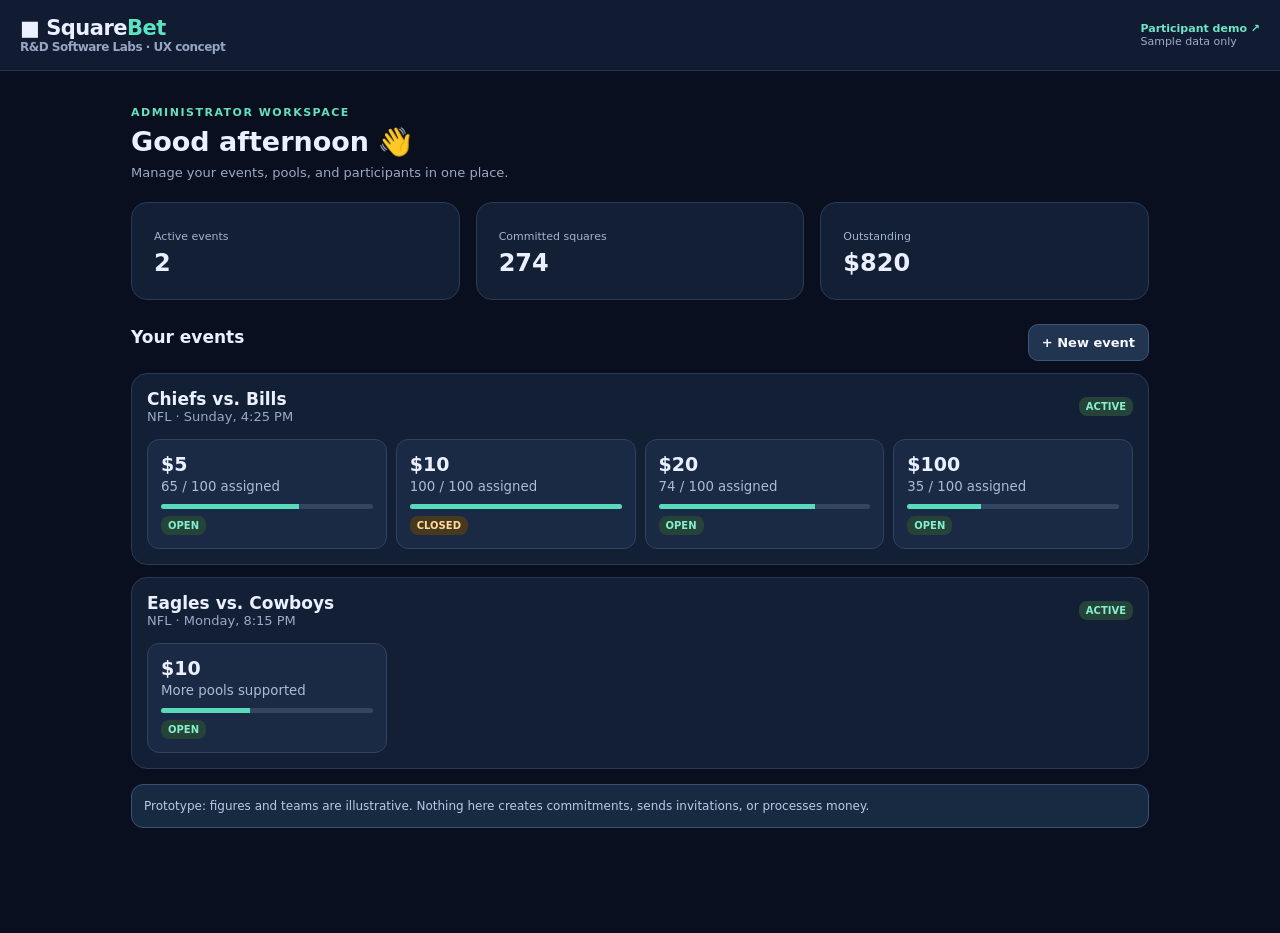
<file: index.html>
<!doctype html>
<html lang="en"><head><meta charset="utf-8"><meta name="viewport" content="width=device-width,initial-scale=1"><title>SquareBet | Administrator UX Prototype</title>
<style>
:root{font-family:Inter,ui-sans-serif,system-ui,-apple-system,sans-serif;color:#eaf0ff;background:#090f1e}*{box-sizing:border-box}body{margin:0}button{font:inherit;cursor:pointer}header{background:#111c32;border-bottom:1px solid #253552;padding:16px 20px;display:flex;align-items:center;justify-content:space-between}.brand{font-weight:850;letter-spacing:-.5px;font-size:21px}.brand span{color:#5ce4c1}.sub{font-size:12px;color:#96a6c2}.shell{max-width:1050px;margin:auto;padding:20px 16px 90px}.eyebrow{font-size:11px;letter-spacing:1.5px;color:#65dec2;text-transform:uppercase;font-weight:800}h1{font-size:27px;margin:7px 0}h2{font-size:17px;margin:0 0 12px}.muted{color:#9baac3;font-size:13px}.stats{display:grid;grid-template-columns:repeat(3,1fr);gap:10px;margin:22px 0}.stat,.card{background:#131f35;border:1px solid #293956;border-radius:16px;padding:15px}.stat strong{font-size:24px;display:block;margin-top:5px}.stat small{color:#a3b3cc;font-size:11px}.section{display:flex;justify-content:space-between;align-items:center;margin:24px 0 12px}.btn{border:1px solid #3d5676;border-radius:10px;background:#213450;color:#f5f8ff;padding:10px 13px;font-weight:700;font-size:13px}.primary{background:#51dfbb;color:#08241d;border-color:#51dfbb}.warn{background:#4a341b;color:#ffe1ac;border-color:#8c6737}.btn:disabled{opacity:.35;cursor:not-allowed}.event{margin-bottom:12px}.eventhead{display:flex;justify-content:space-between;gap:10px;align-items:center}.eventname{font-weight:800;font-size:17px}.pools{display:grid;grid-template-columns:repeat(2,minmax(0,1fr));gap:9px;margin-top:15px}.pool{background:#1b2a44;border:1px solid #304361;border-radius:12px;padding:13px;text-align:left;color:inherit}.pool strong{font-size:19px}.pool small{display:block;color:#aabbd2;margin-top:4px}.meter{height:5px;border-radius:10px;background:#334660;overflow:hidden;margin:10px 0 5px}.meter>i{display:block;height:100%;background:#58dabb}.tag{display:inline-block;padding:4px 7px;border-radius:8px;background:#254339;color:#85efca;font-size:10px;font-weight:800}.closed{background:#473820;color:#ffdb98}.locked{background:#263c64;color:#c3d8ff}.back{background:none;border:0;color:#82e8ce;padding:0 0 15px;font-weight:800}.actions{display:flex;flex-wrap:wrap;gap:8px;margin:16px 0}.board{display:grid;grid-template-columns:22px repeat(10,minmax(0,1fr));gap:3px;margin:16px 0}.cell{min-width:0;aspect-ratio:1;display:grid;place-items:center;border-radius:4px;background:#233550;font-size:10px;font-weight:700;color:#cad6e8}.axis{background:#0d1527;color:#76e9cc}.taken{background:#2c7778;color:white}.mine{background:#e5b76e;color:#20202c}.empty{background:#1a2a40;color:#52677e}.listrow{display:flex;justify-content:space-between;gap:10px;padding:12px 0;border-top:1px solid #30405a;font-size:13px}.listrow b{display:block}.hide{display:none}.toast{position:fixed;bottom:16px;left:50%;transform:translateX(-50%);background:#dcfce9;color:#103c2d;border-radius:12px;padding:12px 16px;font-size:13px;box-shadow:0 12px 40px #0008;display:none;max-width:90vw}.note{background:#182942;border:1px solid #365276;padding:12px;border-radius:12px;color:#b8cbe4;font-size:12px;line-height:1.5;margin:15px 0}.tabs{display:flex;gap:8px;overflow:auto;margin:15px 0}.tab{white-space:nowrap}.tab.active{background:#51dfbb;color:#0a2c25}.topright{font-size:11px;color:#9facc4}@media(min-width:720px){.pools{grid-template-columns:repeat(4,1fr)}.stats{gap:16px}.stat{padding:22px}.board{max-width:610px;gap:5px}.cell{font-size:13px}.shell{padding-top:35px}}
</style></head>
<body><header><div class="brand">■ Square<span>Bet</span><div class="sub">R&D Software Labs · UX concept</div></div><div class="topright"><a href="./participant.html" style="color:#6ee5c6;font-weight:800;text-decoration:none">Participant demo ↗</a><br>Sample data only</div></header>
<main class="shell"><section id="dashboard"><div class="eyebrow">Administrator workspace</div><h1>Good afternoon 👋</h1><div class="muted">Manage your events, pools, and participants in one place.</div><div class="stats"><div class="stat"><small>Active events</small><strong>2</strong></div><div class="stat"><small>Committed squares</small><strong>274</strong></div><div class="stat"><small>Outstanding</small><strong>$820</strong></div></div><div class="section"><h2>Your events</h2><button class="btn" onclick="toast('Create Event screen is next in UX design')">+ New event</button></div>
<div class="card event"><div class="eventhead"><div><div class="eventname">Chiefs vs. Bills</div><div class="muted">NFL · Sunday, 4:25 PM</div></div><span class="tag">ACTIVE</span></div><div class="pools">
<button class="pool" onclick="openPool(0)"><strong>$5</strong><small>65 / 100 assigned</small><div class="meter"><i style="width:65%"></i></div><span class="tag">OPEN</span></button>
<button class="pool" onclick="openPool(1)"><strong>$10</strong><small>100 / 100 assigned</small><div class="meter"><i style="width:100%"></i></div><span class="tag closed">CLOSED</span></button>
<button class="pool" onclick="openPool(2)"><strong>$20</strong><small>74 / 100 assigned</small><div class="meter"><i style="width:74%"></i></div><span class="tag">OPEN</span></button>
<button class="pool" onclick="openPool(3)"><strong>$100</strong><small>35 / 100 assigned</small><div class="meter"><i style="width:35%"></i></div><span class="tag">OPEN</span></button></div></div>
<div class="card event"><div class="eventhead"><div><div class="eventname">Eagles vs. Cowboys</div><div class="muted">NFL · Monday, 8:15 PM</div></div><span class="tag">ACTIVE</span></div><div class="pools"><button class="pool" onclick="toast('Second event pool details will follow the same workflow')"><strong>$10</strong><small>More pools supported</small><div class="meter"><i style="width:42%"></i></div><span class="tag">OPEN</span></button></div></div>
<div class="note">Prototype: figures and teams are illustrative. Nothing here creates commitments, sends invitations, or processes money.</div></section>
<section id="detail" class="hide"><button class="back" onclick="showDashboard()">← All events</button><div class="eyebrow">Chiefs vs. Bills · Pool management</div><h1 id="pooltitle">$10 per square</h1><div id="poolstatus" class="muted"></div><div class="stats"><div class="stat"><small>Committed</small><strong id="count">100</strong></div><div class="stat"><small>Gross pool</small><strong id="gross">$1,000</strong></div><div class="stat"><small>Unpaid</small><strong id="unpaid">$120</strong></div></div><div class="actions"><button id="closebtn" class="btn warn" onclick="closePool()">Close pool</button><button id="reopenbtn" class="btn" onclick="reopenPool()">Reopen</button><button id="lockbtn" class="btn primary" onclick="lockPool()">Review & lock</button><button class="btn" onclick="toast('Invitation flow is included in the next UX iteration')">Invite participants</button></div><div id="locknote" class="note"></div><h2>Square assignments</h2><div class="muted">Teal = assigned · Dark = available. Score digits remain hidden until administrator lock.</div><div id="board" class="board" aria-label="Pool board"></div><div class="section"><h2>Participants</h2><span class="muted">Illustrative ledger</span></div><div class="card"><div class="listrow"><div><b>Michael Johnson</b><span class="muted">5 squares · Verified</span></div><div style="text-align:right"><b id="michael">$50 owed</b><span class="muted">Unpaid</span></div></div><div class="listrow"><div><b>Sarah Lee</b><span class="muted">10 squares · Verified</span></div><div style="text-align:right"><b id="sarah">$100 committed</b><span class="muted">Paid externally</span></div></div><div class="listrow"><div><b>Alex Rivera</b><span class="muted">3 squares · Verified</span></div><div style="text-align:right"><b>Eligible</b><span class="muted">Admin participant</span></div></div></div><div class="note">Actions are local demonstrations only. In the real application, pool changes, inventory and draws are authorized and recorded on the server.</div></section></main><div id="toast" class="toast" role="status"></div>
<script>
const pools=[{price:5,count:65,status:'OPEN'},{price:10,count:100,status:'CLOSED_AWAITING_ADMIN'},{price:20,count:74,status:'OPEN'},{price:100,count:35,status:'OPEN'}];let selected=1;
function showDashboard(){document.getElementById('detail').classList.add('hide');document.getElementById('dashboard').classList.remove('hide')}
function openPool(n){selected=n;document.getElementById('dashboard').classList.add('hide');document.getElementById('detail').classList.remove('hide');render();window.scrollTo(0,0)}
function render(){const p=pools[selected];document.getElementById('pooltitle').textContent='$'+p.price+' per square';document.getElementById('poolstatus').textContent=p.status==='OPEN'?'Open for commitments':p.status==='LOCKED'?'Locked · Scoring numbers revealed':'Closed · Awaiting administrator approval';document.getElementById('count').textContent=p.count+'/100';document.getElementById('gross').textContent='$'+(p.count*p.price).toLocaleString();document.getElementById('unpaid').textContent='$'+(p.price*12);document.getElementById('closebtn').disabled=p.status!=='OPEN';document.getElementById('reopenbtn').disabled=p.status!=='CLOSED_AWAITING_ADMIN'||p.count===100;document.getElementById('lockbtn').disabled=p.status!=='CLOSED_AWAITING_ADMIN';document.getElementById('locknote').textContent=p.status==='OPEN'?'Close the pool when ready. A full board closes automatically, but never locks itself.':p.status==='LOCKED'?'Board locked by administrator. Positions and randomized scoring axes are now fixed.':'This pool is closed, but not locked. Review commitments before revealing scoring numbers.';const board=document.getElementById('board');board.replaceChildren();const a=p.status==='LOCKED'?[3,7,1,0,9,2,6,8,5,4]:Array(10).fill('?');const b=p.status==='LOCKED'?[8,1,4,6,0,9,3,7,2,5]:Array(10).fill('?');function cell(t,cl){let x=document.createElement('div');x.className='cell '+cl;x.textContent=t;board.appendChild(x)}cell('','axis');a.forEach(x=>cell(x,'axis'));for(let i=0;i<10;i++){cell(b[i],'axis');for(let j=0;j<10;j++){const k=i*10+j;cell(k<p.count?'■':'·',k<p.count?'taken':'empty')}}}
}
function closePool(){pools[selected].status='CLOSED_AWAITING_ADMIN';render();toast('Pool closed. Awaiting administrator lock.')}
function reopenPool(){pools[selected].status='OPEN';render();toast('Pool reopened for commitments.')}
function lockPool(){if(!confirm('Lock this pool? This reveals scoring numbers and freezes the board.'))return;pools[selected].status='LOCKED';render();toast('Demo board locked. Scoring axes revealed.')}
let t;function toast(msg){const el=document.getElementById('toast');el.textContent=msg;el.style.display='block';clearTimeout(t);t=setTimeout(()=>el.style.display='none',3200)}
</script></body></html>
</file>
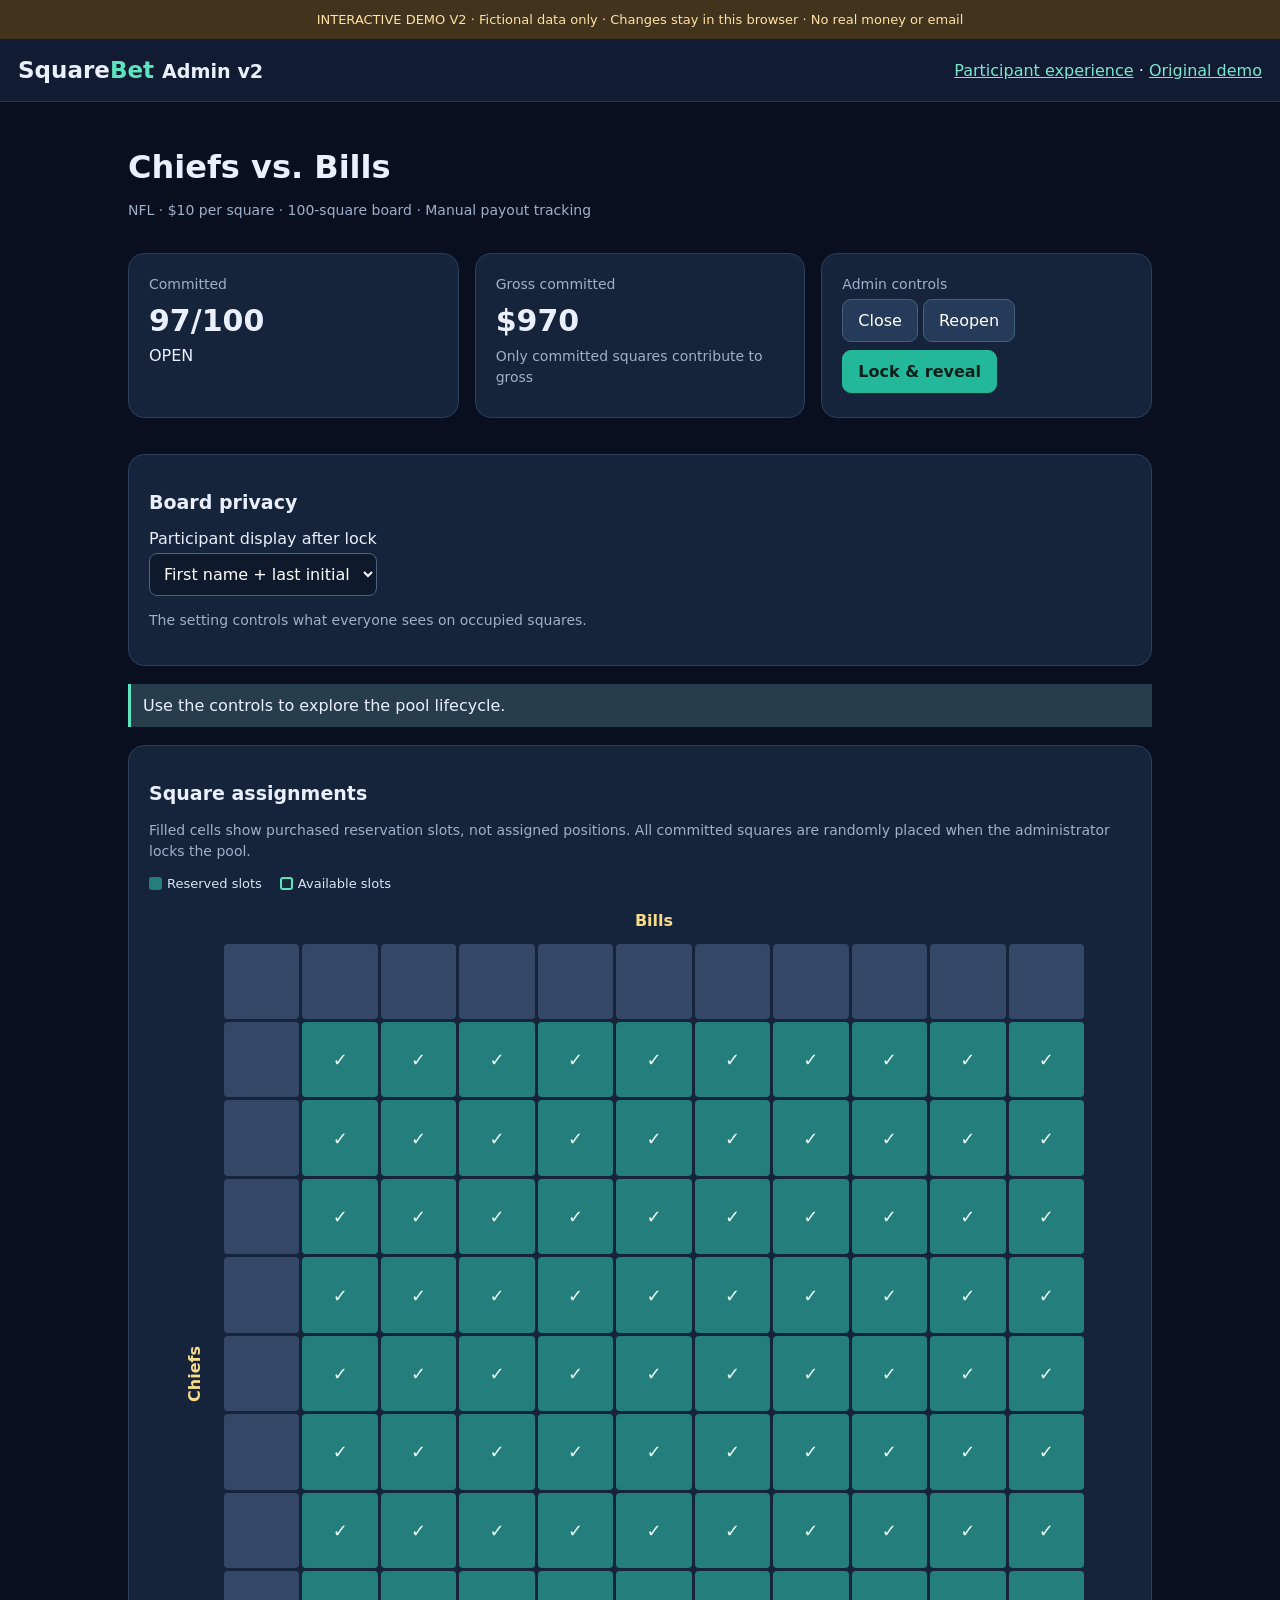
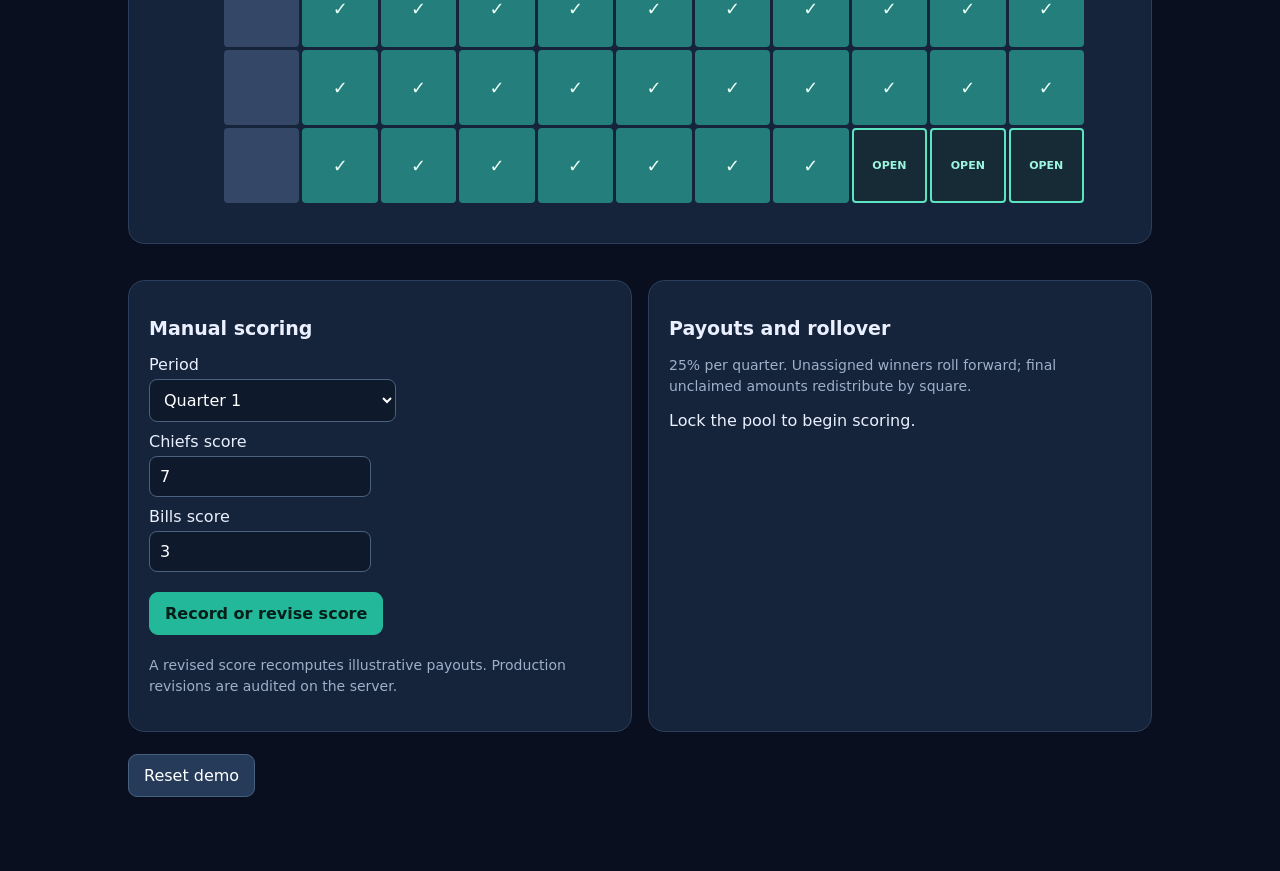
<file: v2/index.html>
<!doctype html><html lang="en"><head><meta charset="utf-8"><meta name="viewport" content="width=device-width,initial-scale=1"><title>SquareBet Demo v2 | Admin</title><link rel="stylesheet" href="demo.css"></head><body><div class="banner">INTERACTIVE DEMO V2 · Fictional data only · Changes stay in this browser · No real money or email</div><header><div class="brand">Square<span>Bet</span> <small>Admin v2</small></div><nav><a href="participant.html">Participant experience</a> · <a href="../index.html">Original demo</a></nav></header><main class="shell"><h1>Chiefs vs. Bills</h1><p class="muted">NFL · $10 per square · 100-square board · Manual payout tracking</p><div class="grid"><div class="card"><div class="muted">Committed</div><strong class="big" id="count"></strong><div id="status"></div></div><div class="card"><div class="muted">Gross committed</div><strong class="big" id="gross"></strong><div class="muted">Only committed squares contribute to gross</div></div><div class="card"><div class="muted">Admin controls</div><button onclick="action('close')">Close</button><button onclick="action('reopen')">Reopen</button><button class="primary" onclick="action('lock')">Lock & reveal</button></div></div><div class="card"><h2>Board privacy</h2><label for="privacy">Participant display after lock</label><select id="privacy" onchange="privacyChange()"><option value="INITIAL">First name + last initial</option><option value="ANONYMOUS">Anonymous</option></select><p class="muted">The setting controls what everyone sees on occupied squares.</p></div><div id="message" class="notice" role="status">Use the controls to explore the pool lifecycle.</div><div class="card"><h2>Square assignments</h2><p class="muted">Filled cells show purchased reservation slots, not assigned positions. All committed squares are randomly placed when the administrator locks the pool.</p><div class="board-legend"><span><span class="legend-swatch reserved"></span>Reserved slots</span><span><span class="legend-swatch available"></span>Available slots</span></div><div class="labeled-board"><div class="x-team">Bills</div><div class="y-team">Chiefs</div><div class="board" id="board" aria-label="Chiefs score on vertical rows and Bills score on horizontal columns"></div></div></div><div class="grid"><div class="card"><h2>Manual scoring</h2><label for="period">Period</label><select id="period"><option value="0">Quarter 1</option><option value="1">Quarter 2</option><option value="2">Quarter 3</option><option value="3">Final (including overtime)</option></select><label for="a">Chiefs score</label><input id="a" type="number" min="0" value="7"><label for="b">Bills score</label><input id="b" type="number" min="0" value="3"><p><button class="primary" onclick="record()">Record or revise score</button></p><p class="muted">A revised score recomputes illustrative payouts. Production revisions are audited on the server.</p></div><div class="card"><h2>Payouts and rollover</h2><p class="muted">25% per quarter. Unassigned winners roll forward; final unclaimed amounts redistribute by square.</p><div id="results"></div></div></div><button onclick="if(confirm('Reset all fictional demo data in this browser?')){reset();render()}">Reset demo</button></main><script src="demo.js"></script><script>const $=id=>document.getElementById(id);function render(){const s=read();$('count').textContent=s.assignments.length+'/100';$('gross').textContent='$'+(s.assignments.length*s.price).toLocaleString();$('status').textContent=s.status.replaceAll('_',' ');$('privacy').value=s.privacy;board($('board'),s,'Demo Guest');const p=payout(s);$('results').replaceChildren();if(!s.axes){$('results').textContent='Lock the pool to begin scoring.';return}if(!p.output.length){$('results').textContent='No scores recorded yet.';return}const t=document.createElement('table');const h=document.createElement('tr');['Period','Winner','Paid','Carry'].forEach(x=>{const th=document.createElement('th');th.textContent=x;h.appendChild(th)});t.appendChild(h);p.output.forEach(x=>{const tr=document.createElement('tr');[x.period,x.winner,'$'+x.amount.toFixed(2),'$'+x.rollover.toFixed(2)].forEach(y=>{const td=document.createElement('td');td.textContent=y;tr.appendChild(td)});t.appendChild(tr)});$('results').appendChild(t);const title=document.createElement('h3');title.textContent='Calculated participant payouts';$('results').appendChild(title);Object.entries(p.paid).forEach(([name,amount])=>{const d=document.createElement('div');d.textContent=name+': $'+amount.toFixed(2);$('results').appendChild(d)})}function privacyChange(){try{setPrivacy($('privacy').value);$('message').textContent='Board privacy updated.'}catch(e){$('message').textContent=e.message}render()}function action(type){try{if(type==='lock'&&!confirm('Lock pool, randomly assign ALL committed squares, and reveal digits? This cannot be undone except by resetting fictional demo data.'))return;({close,reopen,lock})[type]();$('message').textContent='Pool '+type+' successful (demo only).'}catch(e){$('message').textContent=e.message}render()}function record(){try{score(Number($('period').value),Number($('a').value),Number($('b').value));$('message').textContent='Score recorded. Payouts recalculated.'}catch(e){$('message').textContent=e.message}render()}window.addEventListener('storage',render);render()</script></body></html>
</file>
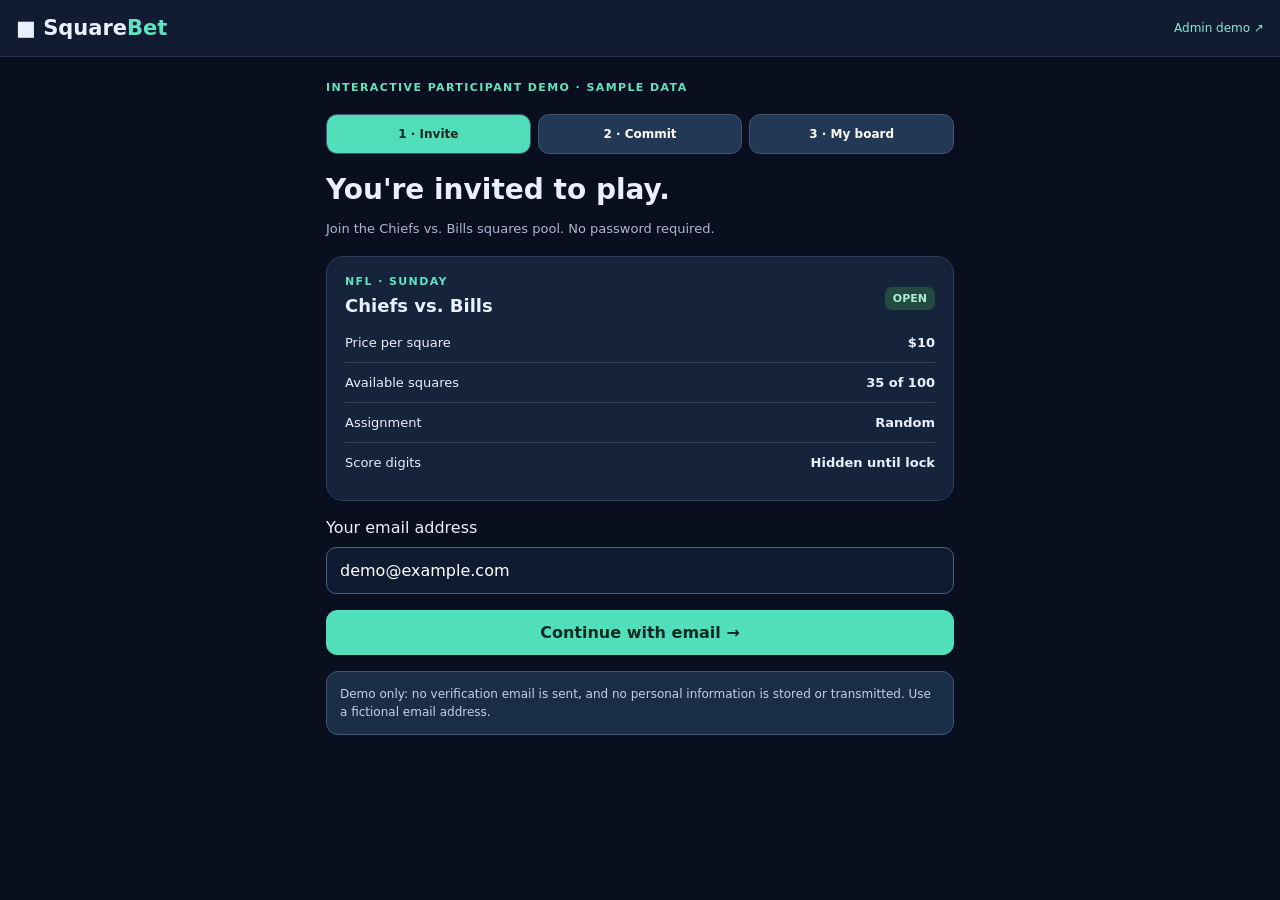
<file: participant.html>
<!doctype html><html lang="en"><head><meta charset="utf-8"><meta name="viewport" content="width=device-width,initial-scale=1"><title>SquareBet · Participant Experience</title><style>
:root{font-family:Inter,system-ui,-apple-system,sans-serif;background:#090f1e;color:#eaf0ff}*{box-sizing:border-box}body{margin:0}button,input{font:inherit}button{cursor:pointer}header{background:#111c32;border-bottom:1px solid #253552;padding:16px;display:flex;justify-content:space-between;align-items:center}.brand{font-weight:850;font-size:21px}.brand span{color:#5ce4c1}.shell{max-width:660px;margin:auto;padding:24px 16px 80px}.eyebrow{font-size:11px;letter-spacing:1.4px;text-transform:uppercase;color:#66e1c0;font-weight:800}h1{font-size:28px;line-height:1.15;margin:8px 0 10px}h2{font-size:18px;margin:0 0 12px}.muted{font-size:13px;color:#aab9d0;line-height:1.5}.card{border:1px solid #2b3e5b;background:#15233b;border-radius:17px;padding:18px;margin:17px 0}.btn{background:#223854;border:1px solid #3e5876;border-radius:11px;padding:12px 15px;color:#fff;font-weight:800}.primary{background:#51dfbb;border-color:#51dfbb;color:#082a22}.btn:disabled{opacity:.4;cursor:not-allowed}.full{width:100%}.row{display:flex;align-items:center;justify-content:space-between;gap:12px}.pill{font-size:11px;font-weight:800;color:#a9efd9;background:#24493e;padding:5px 8px;border-radius:7px}.amber{color:#ffdb97;background:#513d25}.field{width:100%;padding:13px;border-radius:10px;border:1px solid #48627e;background:#0f1b30;color:#fff;margin:10px 0 16px}.step{display:none}.step.active{display:block}.counter{display:flex;gap:15px;align-items:center;justify-content:center;margin:18px 0}.counter strong{font-size:28px;min-width:38px;text-align:center}.counter button{width:46px;height:46px}.price{font-size:32px;font-weight:850}.board{display:grid;grid-template-columns:24px repeat(10,minmax(0,1fr));gap:3px;margin:20px 0}.cell{min-width:0;aspect-ratio:1;display:grid;place-items:center;background:#233550;border-radius:4px;font-size:10px;font-weight:700}.axis{background:#0c1829;color:#78e8cd}.mine{background:#f0c075;color:#24201a}.taken{background:#2c7778}.empty{background:#1b2a41;color:#4b607d}.note{background:#1a2d47;border:1px solid #3c587a;padding:13px;border-radius:12px;font-size:12px;line-height:1.5;color:#c2d1e8;margin:16px 0}.tabs{display:flex;gap:7px;margin:20px 0}.tabs button{flex:1;font-size:12px}.selected{background:#51dfbb;color:#0a2921}.kv{display:flex;justify-content:space-between;border-bottom:1px solid #34445c;padding:12px 0;font-size:13px}.kv:last-child{border:0}.nav{color:#85e9d0;text-decoration:none;font-size:12px}.hint{font-size:12px;color:#aebed5}.center{text-align:center}@media(min-width:700px){.board{gap:5px}.cell{font-size:14px}}</style></head><body><header><div class="brand">■ Square<span>Bet</span></div><a class="nav" href="./">Admin demo ↗</a></header><main class="shell">
<div class="eyebrow">Interactive participant demo · Sample data</div><div class="tabs"><button class="btn selected" id="tab-invite" onclick="go(0)">1 · Invite</button><button class="btn" id="tab-commit" onclick="go(2)">2 · Commit</button><button class="btn" id="tab-board" onclick="go(3)">3 · My board</button></div>
<section class="step active" id="step0"><h1>You're invited to play.</h1><p class="muted">Join the Chiefs vs. Bills squares pool. No password required.</p><div class="card"><div class="row"><div><div class="eyebrow">NFL · Sunday</div><h2 style="margin:7px 0">Chiefs vs. Bills</h2></div><span class="pill">OPEN</span></div><div class="kv"><span>Price per square</span><strong>$10</strong></div><div class="kv"><span>Available squares</span><strong>35 of 100</strong></div><div class="kv"><span>Assignment</span><strong>Random</strong></div><div class="kv"><span>Score digits</span><strong>Hidden until lock</strong></div></div><label for="email">Your email address</label><input id="email" class="field" type="email" placeholder="you@example.com" value="demo@example.com"><button class="btn primary full" onclick="go(1)">Continue with email →</button><div class="note">Demo only: no verification email is sent, and no personal information is stored or transmitted. Use a fictional email address.</div></section>
<section class="step" id="step1"><h1>Verify your email</h1><p class="muted">In the real app, we'd email you a one-time verification code. For this demo, use <strong>123456</strong>.</p><label for="code">Verification code</label><input class="field" id="code" inputmode="numeric" maxlength="6" placeholder="6-digit code" value="123456"><button class="btn primary full" onclick="verify()">Verify and continue →</button><div class="note">Illustrative verification only. There is no live authentication service.</div></section>
<section class="step" id="step2"><h1>How many squares?</h1><p class="muted">Your squares are randomly assigned after you confirm your commitment. You cannot pick specific positions.</p><div class="card center"><div class="eyebrow">Chiefs vs. Bills · $10 each</div><div class="counter"><button class="btn" onclick="adjust(-1)">−</button><strong id="quantity">3</strong><button class="btn" onclick="adjust(1)">+</button></div><div class="price" id="total">$30</div><p class="muted">Commitment total · paid directly to the pool administrator</p></div><button class="btn primary full" onclick="commit()">Confirm commitment & assign squares →</button><div class="note">No charge is made. This demo only simulates the assignment; the commercial MVP will enforce capacity and randomness in database transactions.</div></section>
<section class="step" id="step3"><div class="row"><div><div class="eyebrow">Your pool</div><h1>My squares</h1></div><span class="pill amber" id="statepill">PRE-LOCK</span></div><p class="muted" id="boarddesc">Your positions are assigned. The scoring digits remain hidden until the administrator locks the pool.</p><div class="card"><div class="row"><div><strong>Chiefs vs. Bills</strong><div class="muted">$10 per square</div></div><div style="text-align:right"><strong id="mycount">3 squares</strong><div class="muted" id="mytotal">$30 owed</div></div></div><div id="board" class="board" aria-label="Your 10 by 10 squares board"></div><div class="hint">Gold = your squares · Teal = other participants · Dark = unassigned</div></div><button class="btn primary full" id="lockbutton" onclick="toggleLock()">Simulate administrator lock & reveal digits</button><div class="card"><h2>Commitment details</h2><div class="kv"><span>Payment status</span><strong>Awaiting external payment</strong></div><div class="kv"><span>Prize eligibility</span><strong>Eligible at lock</strong></div><div class="kv"><span>Score source</span><strong>Admin-entered</strong></div></div><button class="btn full" onclick="reset()">Start demo over</button></section>
</main><script>
let quantity=3,assigned=[14,38,67],locked=false,verified=false,committed=false;const el=id=>document.getElementById(id);function go(n){if(n===3&&!committed){go(2);return}if(n===2&&!verified){go(0);return}document.querySelectorAll('.step').forEach((s,i)=>s.classList.toggle('active',i===n));['invite','commit','board'].forEach((t,i)=>el('tab-'+t).classList.toggle('selected',i===(n<2?0:n===2?1:2)));window.scrollTo(0,0);if(n===3)render()}
function verify(){if(el('code').value.trim()!=='123456'){alert('For this demo, enter 123456.');return}verified=true;go(2)}
function adjust(d){quantity=Math.max(1,Math.min(35,quantity+d));el('quantity').textContent=quantity;el('total').textContent='$'+quantity*10}
function commit(){const available=Array.from({length:100},(_,i)=>i).filter(i=>i%4!==0);for(let i=available.length-1;i>0;i--){const j=Math.floor(Math.random()*(i+1));[available[i],available[j]]=[available[j],available[i]]}assigned=available.slice(0,quantity);committed=true;locked=false;go(3)}
function render(){el('mycount').textContent=quantity+' square'+(quantity===1?'':'s');el('mytotal').textContent='$'+quantity*10+' owed';el('statepill').textContent=locked?'LOCKED':'PRE-LOCK';el('statepill').className=locked?'pill':'pill amber';el('boarddesc').textContent=locked?'The administrator has locked the pool. The randomized scoring axes are now visible.':'Your positions are assigned. The scoring digits remain hidden until the administrator locks the pool.';el('lockbutton').textContent=locked?'Return to pre-lock view':'Simulate administrator lock & reveal digits';const x=locked?[3,7,1,0,9,2,6,8,5,4]:Array(10).fill('?'),y=locked?[8,1,4,6,0,9,3,7,2,5]:Array(10).fill('?');const b=el('board');b.replaceChildren();function cell(t,cls){const e=document.createElement('div');e.className='cell '+cls;e.textContent=t;b.appendChild(e)}cell('','axis');x.forEach(v=>cell(v,'axis'));for(let i=0;i<10;i++){cell(y[i],'axis');for(let j=0;j<10;j++){const k=i*10+j;cell(assigned.includes(k)?'★':k%4!==0?'■':'·',assigned.includes(k)?'mine':k%4!==0?'taken':'empty')}}}
function toggleLock(){locked=!locked;render()}function reset(){quantity=3;assigned=[];verified=false;committed=false;locked=false;el('quantity').textContent='3';el('total').textContent='$30';go(0)}
</script></body></html>
</file>
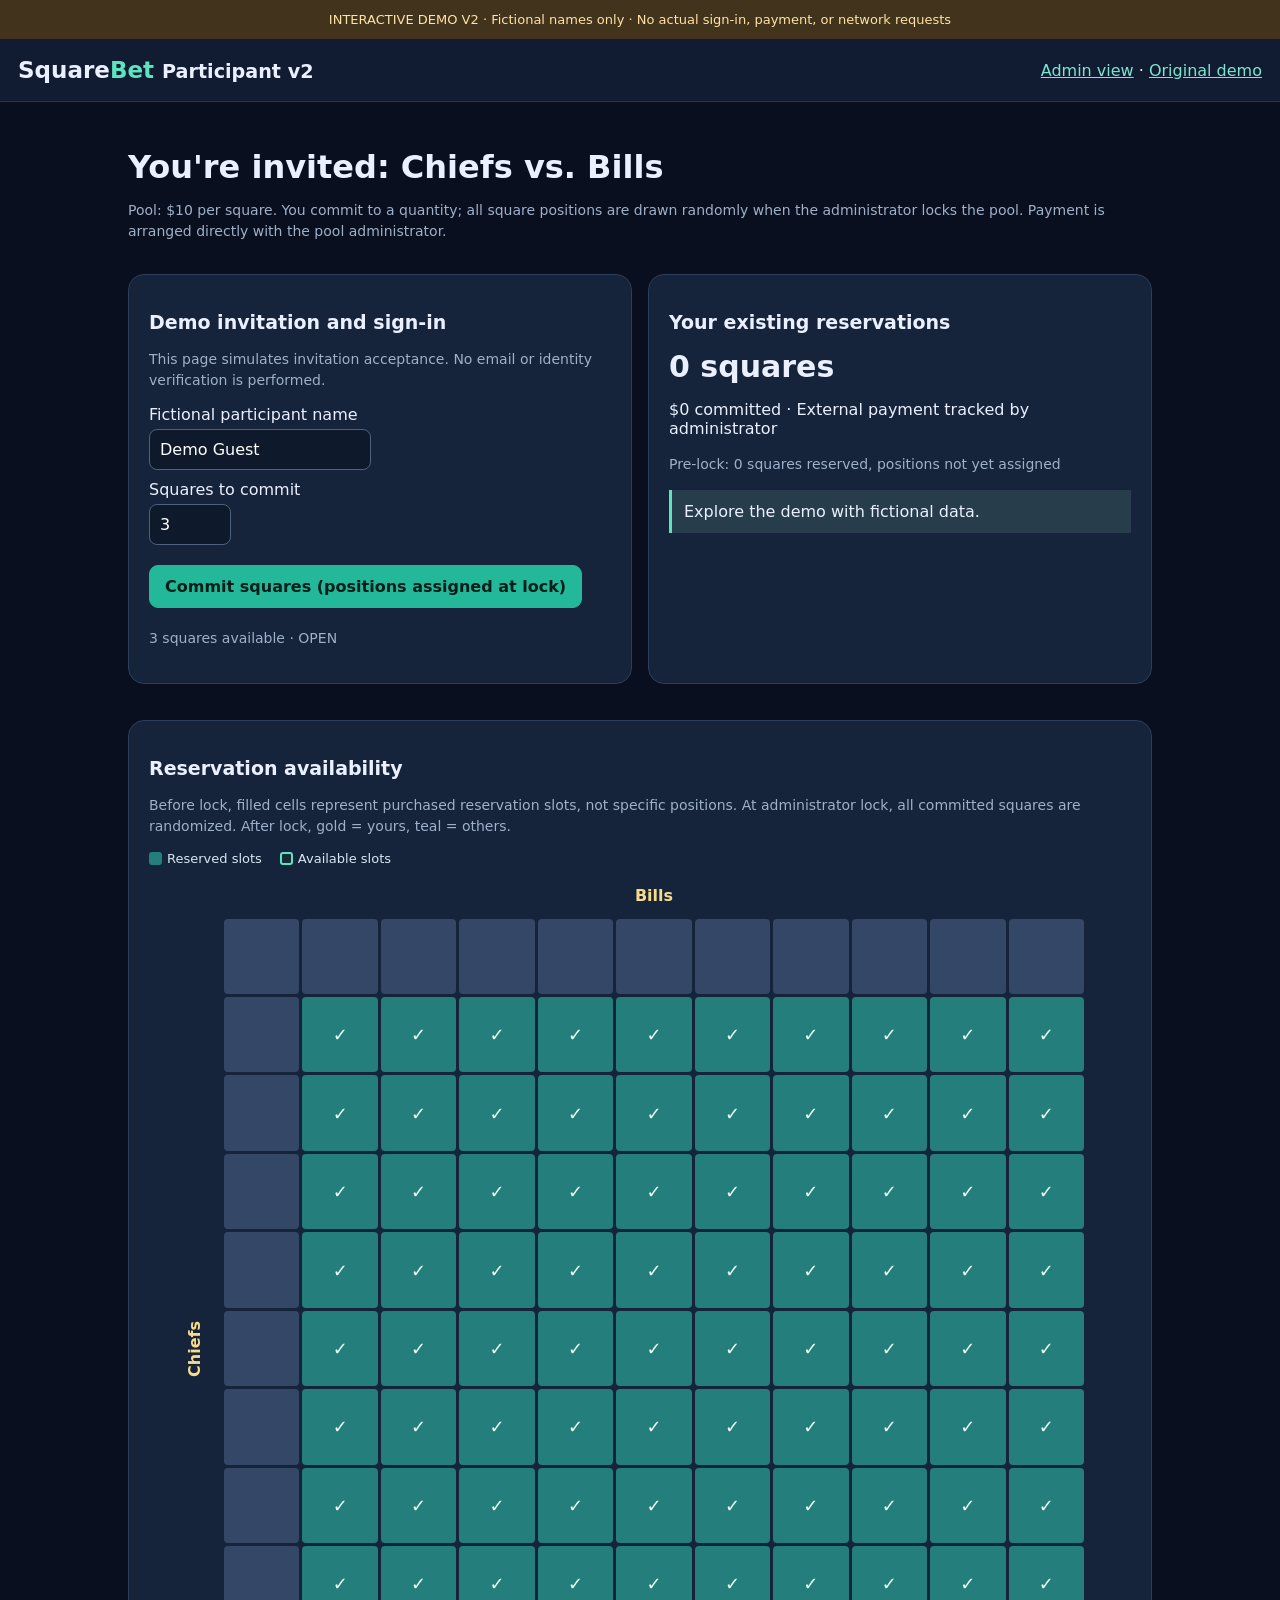
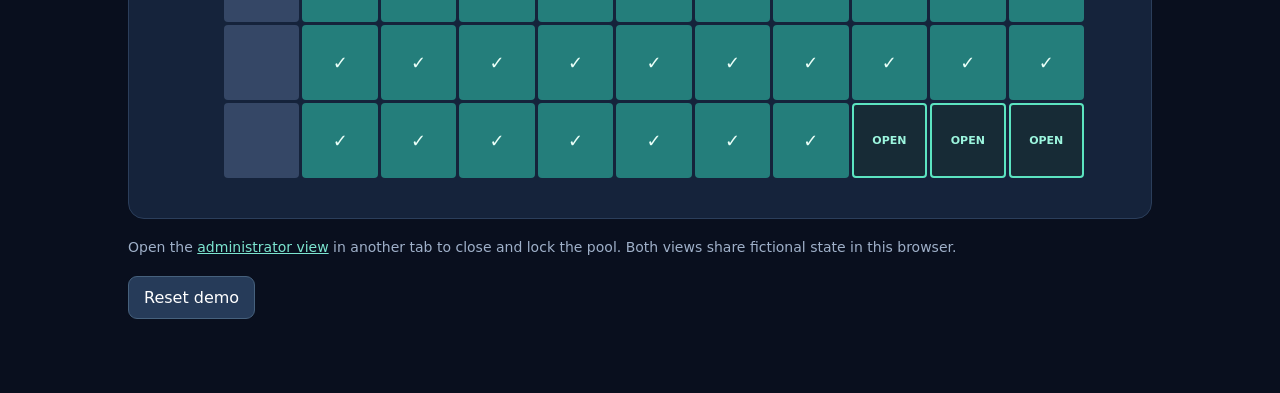
<file: v2/participant.html>
<!doctype html><html lang="en"><head><meta charset="utf-8"><meta name="viewport" content="width=device-width,initial-scale=1"><title>SquareBet Demo v2 | Participant</title><link rel="stylesheet" href="demo.css"></head><body><div class="banner">INTERACTIVE DEMO V2 · Fictional names only · No actual sign-in, payment, or network requests</div><header><div class="brand">Square<span>Bet</span> <small>Participant v2</small></div><nav><a href="index.html">Admin view</a> · <a href="../participant.html">Original demo</a></nav></header><main class="shell"><h1>You're invited: Chiefs vs. Bills</h1><p class="muted">Pool: $10 per square. You commit to a quantity; all square positions are drawn randomly when the administrator locks the pool. Payment is arranged directly with the pool administrator.</p><div class="grid"><div class="card"><h2>Demo invitation and sign-in</h2><p class="muted">This page simulates invitation acceptance. No email or identity verification is performed.</p><label for="name">Fictional participant name</label><input id="name" value="Demo Guest" maxlength="40"><label for="quantity">Squares to commit</label><input id="quantity" type="number" min="1" max="3" value="3"><p><button class="primary" id="commitbutton" onclick="join()">Commit squares (positions assigned at lock)</button></p><p id="available" class="muted"></p></div><div class="card"><h2>Your existing reservations</h2><strong class="big" id="mycount"></strong><p id="total"></p><p class="muted" id="status"></p><div id="message" class="notice" role="status">Explore the demo with fictional data.</div></div></div><div class="card"><h2>Reservation availability</h2><p class="muted">Before lock, filled cells represent purchased reservation slots, not specific positions. At administrator lock, all committed squares are randomized. After lock, gold = yours, teal = others.</p><div class="board-legend"><span><span class="legend-swatch reserved"></span>Reserved slots</span><span><span class="legend-swatch available"></span>Available slots</span></div><div class="labeled-board"><div class="x-team">Bills</div><div class="y-team">Chiefs</div><div class="board" id="board" aria-label="Chiefs score on vertical rows and Bills score on horizontal columns"></div></div></div><p class="muted">Open the <a href="index.html">administrator view</a> in another tab to close and lock the pool. Both views share fictional state in this browser.</p><button onclick="if(confirm('Reset all fictional demo data in this browser?')){reset();render()}">Reset demo</button></main><script src="demo.js"></script><script>const $=id=>document.getElementById(id);function render(){const s=read(),name=$('name').value.trim();const mine=s.assignments.filter(x=>x.owner===name).length;const remaining=100-s.assignments.length;const canCommit=s.status==='OPEN'&&remaining>0;const quantity=$('quantity');quantity.max=String(remaining);quantity.disabled=!canCommit;$('commitbutton').disabled=!canCommit;if(canCommit&&Number(quantity.value)>remaining)quantity.value=String(remaining);$('available').textContent=(100-s.assignments.length)+' squares available · '+s.status.replaceAll('_',' ');$('mycount').textContent=mine+' square'+(mine===1?'':'s');$('total').textContent='$'+(mine*s.price)+' committed · External payment tracked by administrator';$('status').textContent=s.axes?'Board locked: positions and scoring digits revealed':'Pre-lock: '+mine+' squares reserved, positions not yet assigned';board($('board'),s,name)}function join(){try{const current=read();const remaining=100-current.assignments.length;const n=Number($('quantity').value);if(current.status!=='OPEN'||remaining===0)throw Error('This pool is no longer accepting commitments');if(n>remaining)throw Error('Only '+remaining+' square(s) remain. Please reduce your quantity.');if(!Number.isSafeInteger(n))throw Error('Enter a whole number of squares');commit($('name').value,n);$('message').textContent=n+' new reservation(s) added. Your total now includes previous reservations in this demo session. Final positions will be randomly drawn at lock. No payment was collected.'}catch(e){$('message').textContent=e.message}render()}$('name').addEventListener('input',render);window.addEventListener('storage',render);render()</script></body></html>
</file>
<file: v2/demo.css>
:root{font-family:Inter,system-ui,sans-serif;color:#eaf0ff;background:#090f1e}*{box-sizing:border-box}body{margin:0}header{background:#111c32;border-bottom:1px solid #253552;padding:18px;display:flex;justify-content:space-between;align-items:center;gap:12px}.brand{font-size:23px;font-weight:850}.brand span{color:#5ce4c1}.shell{max-width:1060px;margin:auto;padding:25px 18px 70px}.muted{color:#9fb0c9;font-size:14px;line-height:1.5}.card{background:#15233b;border:1px solid #2b3e5b;border-radius:16px;padding:20px;margin:18px 0}.grid{display:grid;grid-template-columns:repeat(auto-fit,minmax(240px,1fr));gap:16px}.board{display:grid;grid-template-columns:repeat(11,minmax(0,1fr));gap:3px;max-width:660px;margin:18px auto}.cell{aspect-ratio:1;display:grid;place-items:center;border-radius:4px;background:#263851;font-size:clamp(9px,1.5vw,15px)}.axis{background:#354766;color:#f8db89;font-weight:700}.taken{background:#247e7b}.mine{background:#c99c40;color:#0c1727;font-weight:900}.empty{background:#202d42;color:#70839e}button{font:inherit;cursor:pointer;border:1px solid #46617d;background:#263b59;color:white;padding:11px 15px;border-radius:9px;margin:4px 5px 4px 0}button.primary{background:#23b89a;color:#051e1a;font-weight:800;border-color:#23b89a}button:disabled{opacity:.4;cursor:not-allowed}input,select{font:inherit;padding:10px;background:#0e192b;border:1px solid #4b617e;color:white;border-radius:8px;max-width:100%}label{display:block;margin:10px 0 5px}.notice{background:#283d4c;border-left:3px solid #5ce4c1;padding:12px;margin:15px 0}.banner{background:#41331c;color:#ffe2a6;padding:12px 18px;text-align:center;font-size:13px}a{color:#7ce5d0}h1{margin-bottom:6px}h2{font-size:19px}table{width:100%;border-collapse:collapse}td,th{padding:9px;border-bottom:1px solid #31405a;text-align:left}strong.big{font-size:30px;display:block;margin:8px 0}
.cell.pending{background:#25334a;color:#687e9a}.cell.taken,.cell.mine{font-size:clamp(7px,1.03vw,10px);line-height:1.05;text-align:center;overflow:hidden;overflow-wrap:anywhere;padding:2px}.cell.mine{color:#091629}.board{max-width:860px}

.labeled-board{display:grid;grid-template-columns:28px minmax(0,1fr);grid-template-rows:auto auto;align-items:center;max-width:910px;margin:12px auto}.x-team{grid-column:2;grid-row:1;text-align:center;font-weight:800;color:#f8db89;padding:6px}.y-team{grid-column:1;grid-row:2;writing-mode:vertical-rl;transform:rotate(180deg);text-align:center;font-weight:800;color:#f8db89}.labeled-board .board{grid-column:2;grid-row:2;width:100%;margin:8px auto}

.cell.reserved{background:#247e7b;color:#eafff8;font-size:clamp(12px,1.6vw,18px);font-weight:800}.cell.available{background:#172b36;border:2px solid #5ce4c1;color:#9cf5de;font-size:clamp(7px,1vw,11px);font-weight:900}.board-legend{display:flex;gap:18px;flex-wrap:wrap;margin:8px 0 14px;font-size:13px;color:#d7e8f4}.legend-swatch{display:inline-block;width:13px;height:13px;vertical-align:-2px;margin-right:5px;border-radius:3px}.legend-swatch.reserved{background:#247e7b}.legend-swatch.available{background:#172b36;border:2px solid #5ce4c1}
</file>
